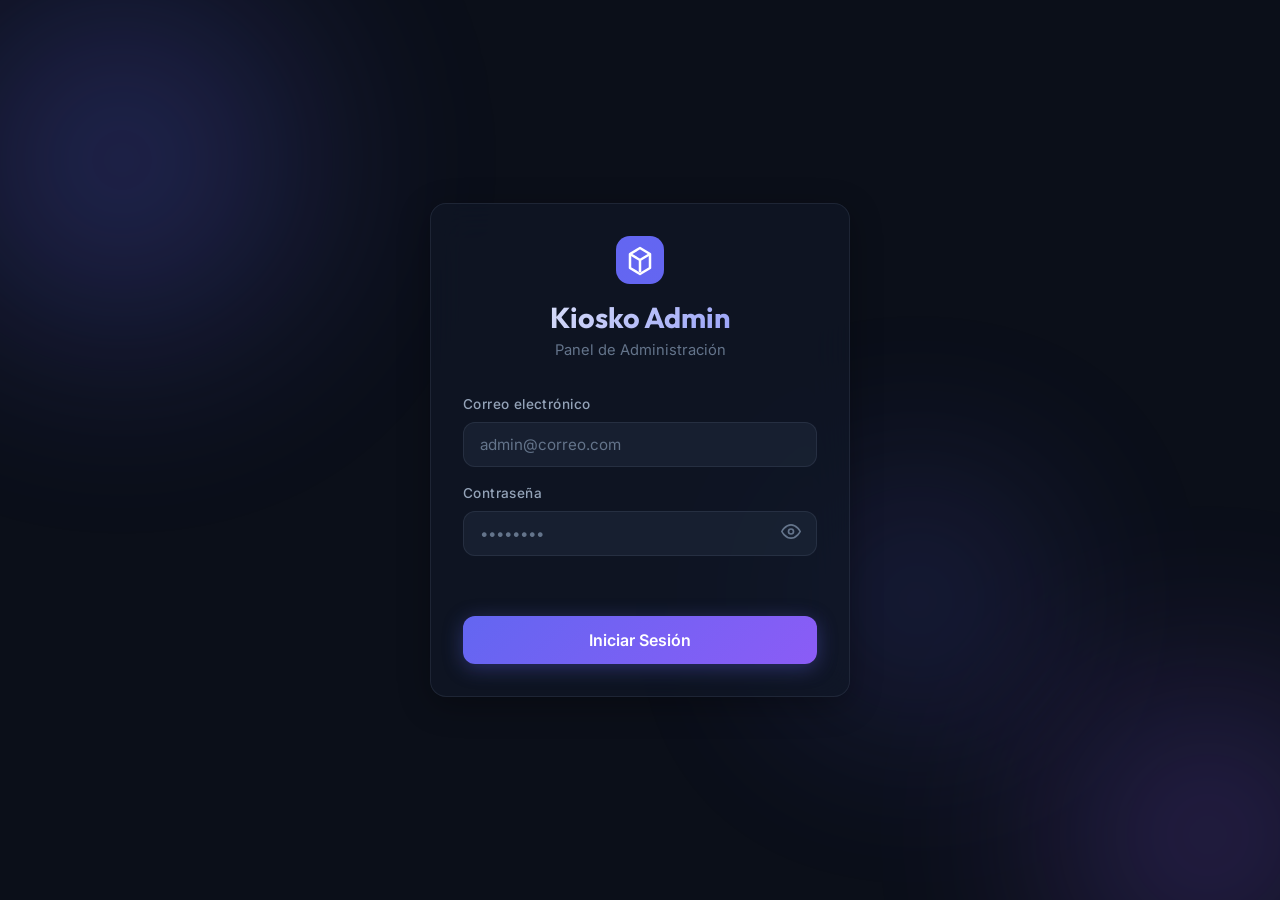
<file: index.html>
<!DOCTYPE html>
<html lang="es">
<head>
    <meta charset="UTF-8">
    <meta name="viewport" content="width=device-width, initial-scale=1.0">
    <title>Kiosko Admin — Redirigiendo…</title>
    <script>
        window.location.href = 'html/login.html';
    </script>
</head>
<body></body>
</html>
</file>
<file: css/global.css>
/* ============================================================
   global.css — Design System
   ============================================================ */

/* ─── Google Font ─── */
@import url('https://fonts.googleapis.com/css2?family=Inter:wght@300;400;500;600;700;800&family=Outfit:wght@400;500;600;700;800&display=swap');

/* ─── CSS Variables ─── */
:root {
    /* Palette */
    --bg-primary:    #0b0f19;
    --bg-secondary:  #111827;
    --bg-card:       rgba(17, 24, 39, 0.7);
    --bg-input:      rgba(30, 41, 59, 0.6);
    --bg-hover:      rgba(30, 41, 59, 0.9);

    --accent:        #6366f1;
    --accent-light:  #818cf8;
    --accent-glow:   rgba(99, 102, 241, 0.35);

    --success:       #10b981;
    --danger:        #ef4444;
    --warning:       #f59e0b;

    --text-primary:  #f1f5f9;
    --text-secondary:#94a3b8;
    --text-muted:    #64748b;

    --border:        rgba(148, 163, 184, 0.12);
    --border-focus:  rgba(99, 102, 241, 0.5);

    /* Typography */
    --font-body:     'Inter', system-ui, -apple-system, sans-serif;
    --font-heading:  'Outfit', var(--font-body);

    /* Spacing */
    --radius-sm:  8px;
    --radius-md:  12px;
    --radius-lg:  16px;
    --radius-xl:  24px;

    /* Transitions */
    --transition-fast: 0.15s ease;
    --transition:      0.25s cubic-bezier(.4,0,.2,1);
    --transition-slow: 0.4s cubic-bezier(.4,0,.2,1);
}

/* ─── Reset ─── */
*, *::before, *::after {
    margin: 0;
    padding: 0;
    box-sizing: border-box;
}

html {
    font-size: 16px;
    scroll-behavior: smooth;
}

body {
    font-family: var(--font-body);
    background: var(--bg-primary);
    color: var(--text-primary);
    line-height: 1.6;
    min-height: 100vh;
    -webkit-font-smoothing: antialiased;
    -moz-osx-font-smoothing: grayscale;
}

a {
    color: var(--accent-light);
    text-decoration: none;
    transition: color var(--transition-fast);
}
a:hover { color: var(--accent); }

h1, h2, h3, h4, h5, h6 {
    font-family: var(--font-heading);
    font-weight: 700;
    line-height: 1.2;
}

/* ─── Utility Classes ─── */
.container {
    width: 100%;
    max-width: 960px;
    margin: 0 auto;
    padding: 0 24px;
}

/* ─── Buttons ─── */
.btn {
    display: inline-flex;
    align-items: center;
    justify-content: center;
    gap: 8px;
    padding: 12px 28px;
    font-family: var(--font-body);
    font-size: 0.95rem;
    font-weight: 600;
    border: none;
    border-radius: var(--radius-md);
    cursor: pointer;
    transition: all var(--transition);
    outline: none;
    position: relative;
    overflow: hidden;
}

.btn-primary {
    background: linear-gradient(135deg, var(--accent), #8b5cf6);
    color: #fff;
    box-shadow: 0 4px 20px var(--accent-glow);
}
.btn-primary:hover {
    transform: translateY(-2px);
    box-shadow: 0 8px 30px var(--accent-glow);
}
.btn-primary:active {
    transform: translateY(0);
}
.btn-primary:disabled {
    opacity: 0.55;
    pointer-events: none;
}

.btn-danger {
    background: var(--danger);
    color: #fff;
}
.btn-danger:hover { opacity: 0.85; }

.btn-ghost {
    background: transparent;
    color: var(--text-secondary);
    border: 1px solid var(--border);
}
.btn-ghost:hover {
    background: var(--bg-hover);
    color: var(--text-primary);
}

.btn-sm {
    padding: 8px 16px;
    font-size: 0.82rem;
    border-radius: var(--radius-sm);
}

/* ─── Inputs ─── */
.form-group {
    display: flex;
    flex-direction: column;
    gap: 6px;
}

.form-label {
    font-size: 0.85rem;
    font-weight: 500;
    color: var(--text-secondary);
    letter-spacing: 0.03em;
}

.form-input,
.form-textarea {
    width: 100%;
    padding: 12px 16px;
    font-family: var(--font-body);
    font-size: 0.95rem;
    color: var(--text-primary);
    background: var(--bg-input);
    border: 1px solid var(--border);
    border-radius: var(--radius-md);
    outline: none;
    transition: border-color var(--transition-fast), box-shadow var(--transition-fast);
}
.form-input::placeholder,
.form-textarea::placeholder {
    color: var(--text-muted);
}
.form-input:focus,
.form-textarea:focus {
    border-color: var(--border-focus);
    box-shadow: 0 0 0 3px var(--accent-glow);
}

.form-textarea {
    resize: vertical;
    min-height: 100px;
}

/* ─── Cards ─── */
.card {
    background: var(--bg-card);
    backdrop-filter: blur(20px);
    -webkit-backdrop-filter: blur(20px);
    border: 1px solid var(--border);
    border-radius: var(--radius-lg);
    padding: 32px;
    box-shadow: 0 8px 32px rgba(0, 0, 0, 0.3);
}

/* ─── Toast Notifications ─── */
.toast-container {
    position: fixed;
    top: 24px;
    right: 24px;
    z-index: 9999;
    display: flex;
    flex-direction: column;
    gap: 12px;
}

.toast {
    display: flex;
    align-items: center;
    gap: 12px;
    padding: 14px 20px;
    border-radius: var(--radius-md);
    font-size: 0.9rem;
    font-weight: 500;
    color: #fff;
    box-shadow: 0 8px 24px rgba(0,0,0,0.4);
    animation: slideInToast 0.35s ease forwards;
    min-width: 280px;
    max-width: 420px;
}
.toast.success { background: var(--success); }
.toast.error   { background: var(--danger); }
.toast.warning { background: var(--warning); }

.toast.hide {
    animation: slideOutToast 0.3s ease forwards;
}

@keyframes slideInToast {
    from { transform: translateX(120%); opacity: 0; }
    to   { transform: translateX(0); opacity: 1; }
}
@keyframes slideOutToast {
    from { transform: translateX(0); opacity: 1; }
    to   { transform: translateX(120%); opacity: 0; }
}

/* ─── Spinner ─── */
.spinner {
    width: 20px;
    height: 20px;
    border: 3px solid rgba(255,255,255,0.3);
    border-top-color: #fff;
    border-radius: 50%;
    animation: spin 0.65s linear infinite;
}

@keyframes spin {
    to { transform: rotate(360deg); }
}

/* ─── Progress Bar ─── */
.progress-bar-track {
    width: 100%;
    height: 6px;
    background: var(--bg-input);
    border-radius: 100px;
    overflow: hidden;
}

.progress-bar-fill {
    height: 100%;
    background: linear-gradient(90deg, var(--accent), #8b5cf6);
    border-radius: 100px;
    transition: width 0.3s ease;
    width: 0%;
}

/* ─── File Upload Zones ─── */
.upload-zone {
    display: flex;
    flex-direction: column;
    align-items: center;
    justify-content: center;
    gap: 8px;
    padding: 24px;
    border: 2px dashed var(--border);
    border-radius: var(--radius-md);
    cursor: pointer;
    transition: all var(--transition);
    color: var(--text-muted);
    font-size: 0.88rem;
    text-align: center;
    position: relative;
}
.upload-zone input[type="file"] {
    position: absolute;
    inset: 0;
    opacity: 0;
    cursor: pointer;
}
.upload-zone:hover,
.upload-zone.dragover {
    border-color: var(--accent);
    background: rgba(99, 102, 241, 0.05);
    color: var(--accent-light);
}

.upload-zone .upload-icon {
    font-size: 2rem;
}

/* ─── Tag / Chip (for emails) ─── */
.chip-list {
    display: flex;
    flex-wrap: wrap;
    gap: 8px;
}

.chip {
    display: inline-flex;
    align-items: center;
    gap: 6px;
    padding: 6px 12px;
    background: var(--bg-input);
    border: 1px solid var(--border);
    border-radius: 100px;
    font-size: 0.82rem;
    color: var(--text-secondary);
}

.chip-remove {
    cursor: pointer;
    color: var(--danger);
    font-weight: 700;
    font-size: 1rem;
    line-height: 1;
    transition: opacity var(--transition-fast);
}
.chip-remove:hover { opacity: 0.7; }

/* ─── File list preview ─── */
.file-list {
    display: flex;
    flex-direction: column;
    gap: 8px;
    margin-top: 8px;
}

.file-item {
    display: flex;
    align-items: center;
    justify-content: space-between;
    padding: 10px 14px;
    background: var(--bg-input);
    border-radius: var(--radius-sm);
    font-size: 0.85rem;
    color: var(--text-secondary);
}

.file-item-name {
    white-space: nowrap;
    overflow: hidden;
    text-overflow: ellipsis;
    max-width: 70%;
}

.file-item-remove {
    cursor: pointer;
    color: var(--danger);
    font-weight: 600;
    font-size: 0.85rem;
    transition: opacity var(--transition-fast);
    flex-shrink: 0;
}
.file-item-remove:hover { opacity: 0.7; }

/* ─── Responsive ─── */
@media (max-width: 600px) {
    .card { padding: 20px; }
    .btn  { padding: 10px 20px; font-size: 0.9rem; }
}
</file>
<file: css/dashboard.css>
/* ============================================================
   dashboard.css — Estilos exclusivos del Dashboard Admin
   ============================================================ */

/* ─── Top Bar ─── */
.topbar {
    position: sticky;
    top: 0;
    z-index: 100;
    background: rgba(11, 15, 25, 0.85);
    backdrop-filter: blur(16px);
    -webkit-backdrop-filter: blur(16px);
    border-bottom: 1px solid var(--border);
}

.topbar-inner {
    display: flex;
    align-items: center;
    justify-content: space-between;
    max-width: 960px;
    margin: 0 auto;
    padding: 14px 24px;
}

.topbar-brand {
    display: flex;
    align-items: center;
    gap: 12px;
}

.topbar-title {
    font-family: var(--font-heading);
    font-weight: 700;
    font-size: 1.1rem;
    background: linear-gradient(135deg, var(--text-primary), var(--accent-light));
    -webkit-background-clip: text;
    -webkit-text-fill-color: transparent;
    background-clip: text;
}

.topbar-right {
    display: flex;
    align-items: center;
    gap: 16px;
}

.topbar-user {
    font-size: 0.88rem;
    color: var(--text-secondary);
    font-weight: 500;
}

/* ─── Page Header ─── */
.dashboard-main {
    padding: 40px 0 80px;
}

.page-header {
    margin-bottom: 36px;
    animation: fadeInUp 0.5s ease forwards;
}

.page-title {
    font-size: 2rem;
    margin-bottom: 8px;
    background: linear-gradient(135deg, var(--text-primary), var(--accent-light));
    -webkit-background-clip: text;
    -webkit-text-fill-color: transparent;
    background-clip: text;
}

.page-subtitle {
    font-size: 0.95rem;
    color: var(--text-secondary);
    line-height: 1.5;
}

.page-subtitle strong {
    color: var(--success);
}

/* ─── Form sections ─── */
.project-form {
    display: flex;
    flex-direction: column;
    gap: 24px;
}

.form-section {
    animation: fadeInUp 0.5s ease forwards;
    animation-fill-mode: both;
}
.form-section:nth-child(1) { animation-delay: 0.05s; }
.form-section:nth-child(2) { animation-delay: 0.10s; }
.form-section:nth-child(3) { animation-delay: 0.15s; }
.form-section:nth-child(4) { animation-delay: 0.20s; }
.form-section:nth-child(5) { animation-delay: 0.25s; }

@keyframes fadeInUp {
    from { opacity: 0; transform: translateY(20px); }
    to   { opacity: 1; transform: translateY(0); }
}

.section-title {
    display: flex;
    align-items: center;
    gap: 10px;
    font-size: 1.15rem;
    margin-bottom: 20px;
    color: var(--text-primary);
}

.section-icon {
    font-size: 1.3rem;
}

/* ─── Form Grid ─── */
.form-grid {
    display: grid;
    gap: 16px;
}

.form-grid.two-cols {
    grid-template-columns: 1fr 1fr;
}

.form-group.full-width {
    grid-column: 1 / -1;
}

/* ─── Author Row ─── */
.author-add-row {
    display: flex;
    gap: 10px;
    margin-bottom: 12px;
}

.author-add-row .form-input {
    flex: 1;
}

/* ─── Upload Progress ─── */
.upload-progress-wrapper {
    padding: 20px;
    background: var(--bg-card);
    border: 1px solid var(--border);
    border-radius: var(--radius-md);
}

.progress-label {
    display: flex;
    justify-content: space-between;
    font-size: 0.85rem;
    color: var(--text-secondary);
    margin-bottom: 10px;
}

/* ─── Submit Button ─── */
.btn-submit {
    width: 100%;
    padding: 16px;
    font-size: 1.05rem;
    margin-top: 8px;
}

/* ─── Drag & Drop active state ─── */
.upload-zone.dragover {
    border-color: var(--accent);
    background: rgba(99, 102, 241, 0.08);
    transform: scale(1.01);
}

/* ─── Responsive ─── */
@media (max-width: 640px) {
    .form-grid.two-cols {
        grid-template-columns: 1fr;
    }

    .topbar-user {
        display: none;
    }

    .page-title {
        font-size: 1.5rem;
    }

    .author-add-row {
        flex-direction: column;
    }
}
</file>
<file: css/login.css>
/* ============================================================
   login.css — Estilos exclusivos de la pantalla de Login
   ============================================================ */

/* ─── Animated Background Orbs ─── */
.bg-orbs {
    position: fixed;
    inset: 0;
    z-index: 0;
    overflow: hidden;
    pointer-events: none;
}

.orb {
    position: absolute;
    border-radius: 50%;
    filter: blur(100px);
    opacity: 0.4;
    animation: float 18s ease-in-out infinite alternate;
}

.orb-1 {
    width: 500px;
    height: 500px;
    background: radial-gradient(circle, #6366f1, transparent 70%);
    top: -10%;
    left: -10%;
    animation-delay: 0s;
}

.orb-2 {
    width: 400px;
    height: 400px;
    background: radial-gradient(circle, #8b5cf6, transparent 70%);
    bottom: -15%;
    right: -10%;
    animation-delay: -6s;
}

.orb-3 {
    width: 300px;
    height: 300px;
    background: radial-gradient(circle, #6366f1, transparent 70%);
    top: 50%;
    left: 60%;
    animation-delay: -12s;
}

@keyframes float {
    0%   { transform: translate(0, 0) scale(1); }
    33%  { transform: translate(40px, -30px) scale(1.08); }
    66%  { transform: translate(-20px, 20px) scale(0.95); }
    100% { transform: translate(10px, -10px) scale(1.03); }
}

/* ─── Login Wrapper ─── */
.login-wrapper {
    display: flex;
    align-items: center;
    justify-content: center;
    min-height: 100vh;
    padding: 24px;
    position: relative;
    z-index: 1;
}

/* ─── Login Card ─── */
.login-card {
    width: 100%;
    max-width: 420px;
    animation: fadeInUp 0.6s ease forwards;
}

@keyframes fadeInUp {
    from {
        opacity: 0;
        transform: translateY(30px);
    }
    to {
        opacity: 1;
        transform: translateY(0);
    }
}

/* ─── Header ─── */
.login-header {
    text-align: center;
    margin-bottom: 32px;
}

.login-logo {
    display: inline-flex;
    align-items: center;
    justify-content: center;
    margin-bottom: 16px;
    animation: pulse 3s ease-in-out infinite;
}

@keyframes pulse {
    0%, 100% { filter: drop-shadow(0 0 0 transparent); }
    50%      { filter: drop-shadow(0 0 20px var(--accent-glow)); }
}

.login-title {
    font-size: 1.8rem;
    background: linear-gradient(135deg, var(--text-primary) 0%, var(--accent-light) 100%);
    -webkit-background-clip: text;
    -webkit-text-fill-color: transparent;
    background-clip: text;
}

.login-subtitle {
    font-size: 0.92rem;
    color: var(--text-muted);
    margin-top: 4px;
}

/* ─── Password Toggle ─── */
.password-wrapper {
    position: relative;
}

.password-wrapper .form-input {
    padding-right: 48px;
}

.toggle-password {
    position: absolute;
    right: 12px;
    top: 50%;
    transform: translateY(-50%);
    background: none;
    border: none;
    color: var(--text-muted);
    cursor: pointer;
    padding: 4px;
    transition: color var(--transition-fast);
}
.toggle-password:hover {
    color: var(--text-primary);
}

/* ─── Error Box ─── */
.login-error {
    margin-top: 16px;
    padding: 0;
    font-size: 0.85rem;
    color: var(--danger);
    font-weight: 500;
    text-align: center;
    min-height: 20px;
    transition: all var(--transition-fast);
}

/* ─── Submit Button ─── */
.btn-login {
    width: 100%;
    margin-top: 24px;
    padding: 14px;
    font-size: 1rem;
}

/* ─── Responsive ─── */
@media (max-width: 480px) {
    .login-card {
        max-width: 100%;
    }
    .login-title {
        font-size: 1.5rem;
    }
}
</file>
<file: css/projects.css>
/* ============================================================
   projects.css — Estilos específicos para la página de proyectos
   ============================================================ */

/* ─── Top Bar (also needed on projects page) ─── */
.topbar {
    position: sticky;
    top: 0;
    z-index: 100;
    background: rgba(11, 15, 25, 0.85);
    backdrop-filter: blur(16px);
    -webkit-backdrop-filter: blur(16px);
    border-bottom: 1px solid var(--border);
}

.topbar-inner {
    display: flex;
    align-items: center;
    justify-content: space-between;
    max-width: 1400px;
    margin: 0 auto;
    padding: 14px 24px;
    gap: 16px;
}

.topbar-brand {
    display: flex;
    align-items: center;
    gap: 12px;
    flex-shrink: 0;
}

.topbar-title {
    font-family: var(--font-heading);
    font-weight: 700;
    font-size: 1.1rem;
    background: linear-gradient(135deg, var(--text-primary), var(--accent-light));
    -webkit-background-clip: text;
    -webkit-text-fill-color: transparent;
    background-clip: text;
}

.topbar-nav {
    display: flex;
    align-items: center;
    gap: 4px;
}

.nav-link {
    display: inline-flex;
    align-items: center;
    gap: 6px;
    padding: 8px 16px;
    border-radius: var(--radius-sm);
    font-size: 0.85rem;
    font-weight: 500;
    color: var(--text-secondary);
    transition: all var(--transition-fast);
    text-decoration: none;
    white-space: nowrap;
}

.nav-link:hover {
    background: var(--bg-hover);
    color: var(--text-primary);
}

.nav-link.active {
    background: rgba(99, 102, 241, 0.12);
    color: var(--accent-light);
}

.topbar-right {
    display: flex;
    align-items: center;
    gap: 16px;
    flex-shrink: 0;
}

.topbar-user {
    font-size: 0.88rem;
    color: var(--text-secondary);
    font-weight: 500;
}

/* ─── Page Header ─── */
.dashboard-main {
    padding: 40px 0 80px;
}

.page-header {
    margin-bottom: 36px;
}

.page-title {
    font-size: 2rem;
    margin-bottom: 8px;
    background: linear-gradient(135deg, var(--text-primary), var(--accent-light));
    -webkit-background-clip: text;
    -webkit-text-fill-color: transparent;
    background-clip: text;
}

.page-subtitle {
    font-size: 0.95rem;
    color: var(--text-secondary);
    line-height: 1.5;
}

.page-subtitle strong {
    color: var(--accent-light);
}

/* ─── Layout ─── */
.container-wide {
    width: 100%;
    max-width: 1400px;
    margin: 0 auto;
    padding: 0 24px;
}

/* ─── Table ─── */
.table-wrapper {
    overflow-x: auto;
    background: var(--bg-card);
    border-radius: var(--radius-lg);
    border: 1px solid var(--border);
    margin-top: 1.5rem;
    padding: 0;
}

.projects-table {
    width: 100%;
    border-collapse: collapse;
    text-align: left;
}

.projects-table th,
.projects-table td {
    padding: 16px 20px;
    border-bottom: 1px solid var(--border);
}

.projects-table th {
    font-size: 0.85rem;
    font-weight: 600;
    color: var(--text-secondary);
    text-transform: uppercase;
    letter-spacing: 0.05em;
    background: rgba(30, 41, 59, 0.4);
}

.projects-table tbody tr {
    transition: background var(--transition-fast);
}

.projects-table tbody tr:hover {
    background: rgba(255, 255, 255, 0.03);
}

.projects-table tbody tr:last-child td {
    border-bottom: none;
}

/* Project name cell with thumbnail */
.project-name-cell {
    display: flex;
    align-items: center;
    gap: 14px;
    min-width: 280px;
}

.project-thumb-wrap {
    width: 48px;
    height: 48px;
    border-radius: var(--radius-sm);
    overflow: hidden;
    flex-shrink: 0;
    background: var(--bg-input);
    border: 1px solid var(--border);
    display: flex;
    align-items: center;
    justify-content: center;
}

.project-thumb {
    width: 100%;
    height: 100%;
    object-fit: cover;
}

.project-thumb-placeholder {
    display: flex;
    align-items: center;
    justify-content: center;
    width: 100%;
    height: 100%;
    font-size: 1.3rem;
    color: var(--text-muted);
    background: var(--bg-input);
}

.project-name-text {
    display: flex;
    flex-direction: column;
    gap: 2px;
    min-width: 0;
}

.project-name {
    font-weight: 600;
    font-size: 0.92rem;
    color: var(--text-primary);
    white-space: nowrap;
    overflow: hidden;
    text-overflow: ellipsis;
    max-width: 250px;
}

.project-desc {
    font-size: 0.78rem;
    color: var(--text-muted);
    white-space: nowrap;
    overflow: hidden;
    text-overflow: ellipsis;
    max-width: 250px;
}

/* Compact chip */
.chip-sm {
    font-size: 0.72rem !important;
    padding: 3px 8px !important;
}

/* Responsive topbar */
@media (max-width: 768px) {
    .topbar-inner {
        flex-wrap: wrap;
        gap: 8px;
    }
    .topbar-nav {
        order: 3;
        width: 100%;
        justify-content: center;
    }
    .topbar-user {
        display: none;
    }
    .project-name-cell {
        min-width: 200px;
    }
    .project-name, .project-desc {
        max-width: 160px;
    }
}
.badge {
    display: inline-flex;
    align-items: center;
    padding: 4px 10px;
    border-radius: 100px;
    font-size: 0.75rem;
    font-weight: 600;
    text-transform: uppercase;
    letter-spacing: 0.05em;
}

.badge.pendiente { background: rgba(245, 158, 11, 0.15); color: #fbbf24; border: 1px solid rgba(245, 158, 11, 0.3); }
.badge.aprobado  { background: rgba(16, 185, 129, 0.15); color: #34d399; border: 1px solid rgba(16, 185, 129, 0.3); }
.badge.rechazado { background: rgba(239, 68, 68, 0.15);  color: #f87171; border: 1px solid rgba(239, 68, 68, 0.3); }
.badge.evaluado  { background: rgba(99, 102, 241, 0.15); color: #818cf8; border: 1px solid rgba(99, 102, 241, 0.3); }

/* Estados de carga/vacío */
.loading-state, .empty-state {
    display: flex;
    flex-direction: column;
    align-items: center;
    justify-content: center;
    gap: 16px;
    padding: 64px 0;
    color: var(--text-secondary);
}
.empty-icon { font-size: 3rem; }

/* ─── Modal ─── */
.modal-overlay {
    position: fixed;
    inset: 0;
    background: rgba(11, 15, 25, 0.85);
    backdrop-filter: blur(8px);
    -webkit-backdrop-filter: blur(8px);
    z-index: 999;
    display: flex;
    align-items: center;
    justify-content: center;
    padding: 24px;
    animation: fadeIn 0.3s ease;
}

.modal {
    width: 100%;
    max-width: 650px;
    max-height: 90vh;
    display: flex;
    flex-direction: column;
    padding: 0;
    overflow: hidden;
    animation: slideUp 0.3s cubic-bezier(0.16, 1, 0.3, 1);
}

.modal-header {
    display: flex;
    align-items: center;
    justify-content: space-between;
    padding: 24px 32px;
    border-bottom: 1px solid var(--border);
    background: rgba(17, 24, 39, 0.4);
}

.modal-title { font-size: 1.25rem; }

.modal-close {
    background: transparent;
    border: none;
    color: var(--text-secondary);
    font-size: 1.5rem;
    cursor: pointer;
    transition: color 0.2s;
}
.modal-close:hover { color: #fff; }

.modal-body {
    padding: 32px;
    overflow-y: auto;
    display: flex;
    flex-direction: column;
    gap: 24px;
}

.modal-footer {
    padding: 24px 32px;
    border-top: 1px solid var(--border);
    background: rgba(17, 24, 39, 0.4);
    display: flex;
    justify-content: flex-end;
    gap: 12px;
}

.author-add-row {
    display: flex;
    gap: 8px;
    margin-bottom: 12px;
}

/* Animaciones Modal */
@keyframes fadeIn { from { opacity: 0; } to { opacity: 1; } }
@keyframes slideUp { from { opacity: 0; transform: translateY(40px) scale(0.98); } to { opacity: 1; transform: translateY(0) scale(1); } }

/* ─── Video Management ─── */
.video-list {
    display: flex;
    flex-direction: column;
    gap: 10px;
    margin-bottom: 16px;
}

.video-empty {
    color: var(--text-muted);
    font-size: 0.85rem;
    font-style: italic;
    padding: 16px;
    text-align: center;
    background: var(--bg-input);
    border-radius: var(--radius-sm);
    border: 1px dashed var(--border);
}

/* ─── Modal Evidencias Styles ─── */
.edit-section {
    background: rgba(255,255,255,0.02);
    border: 1px solid var(--border);
    border-radius: var(--radius-md);
    padding: 20px;
    margin-bottom: 24px;
}

.edit-section-title {
    font-size: 1.05rem;
    color: var(--text-primary);
    margin-bottom: 16px;
    border-bottom: 1px solid var(--border);
    padding-bottom: 12px;
}

/* Videos */
.evidencia-card {
    background: var(--bg-card);
    border: 1px solid var(--border);
    border-radius: var(--radius-md);
    overflow: hidden;
    margin-bottom: 16px;
}

.video-card-header {
    display: flex;
    justify-content: space-between;
    align-items: center;
    padding: 12px 16px;
    background: rgba(0,0,0,0.1);
    border-bottom: 1px solid var(--border);
}

.video-player-wrap {
    width: 100%;
    background: #000;
}

.embedded-video {
    width: 100%;
    max-height: 400px;
    display: block;
}

.video-badge {
    display: inline-flex;
    align-items: center;
    padding: 4px 10px;
    border-radius: 100px;
    font-size: 0.72rem;
    font-weight: 700;
    text-transform: uppercase;
    letter-spacing: 0.04em;
    white-space: nowrap;
    flex-shrink: 0;
}

.video-badge-intro { background: rgba(99, 102, 241, 0.15); color: #818cf8; border: 1px solid rgba(99, 102, 241, 0.3); }
.video-badge-pitch { background: rgba(16, 185, 129, 0.15); color: #34d399; border: 1px solid rgba(16, 185, 129, 0.3); }
.video-badge-otro { background: rgba(245, 158, 11, 0.15); color: #fbbf24; border: 1px solid rgba(245, 158, 11, 0.3); }

.video-card-actions {
    display: flex;
    align-items: center;
    gap: 8px;
    flex-shrink: 0;
}

.video-type-select-sm {
    padding: 6px 10px !important;
    font-size: 0.78rem !important;
    min-width: 110px;
    border-radius: var(--radius-sm) !important;
}

/* Imágenes */
.image-grid {
    display: grid;
    grid-template-columns: repeat(auto-fill, minmax(140px, 1fr));
    gap: 16px;
    margin-bottom: 16px;
}

.image-thumb-card {
    position: relative;
    border-radius: var(--radius-sm);
    overflow: hidden;
    aspect-ratio: 16/9;
    background: var(--bg-input);
    border: 1px solid var(--border);
}

.edit-img-preview {
    width: 100%;
    height: 100%;
    object-fit: cover;
    cursor: zoom-in;
    transition: transform var(--transition-fast);
}

.edit-img-preview:hover { transform: scale(1.05); }

.img-delete-btn {
    position: absolute;
    top: 6px;
    right: 6px;
    width: 28px;
    height: 28px;
    padding: 0;
    display: flex;
    align-items: center;
    justify-content: center;
    border-radius: 50%;
    opacity: 0;
    transition: opacity var(--transition-fast);
}

.image-thumb-card:hover .img-delete-btn { opacity: 1; }

/* Documentos */
.doc-list {
    display: flex;
    flex-direction: column;
    gap: 10px;
    margin-bottom: 16px;
}

.doc-card {
    display: flex;
    align-items: center;
    justify-content: space-between;
    padding: 12px 16px;
    background: var(--bg-card);
    border: 1px solid var(--border);
    border-radius: var(--radius-sm);
}

.doc-info { display: flex; align-items: center; gap: 12px; }
.doc-icon { font-size: 1.5rem; }
.doc-link { color: var(--accent-light); text-decoration: none; font-weight: 500; }
.doc-link:hover { text-decoration: underline; }

/* Video Add Section & Upload Zones */
.video-add-section {
    background: rgba(30, 41, 59, 0.3);
    border: 1px solid var(--border);
    border-radius: var(--radius-md);
    padding: 16px;
    margin-top: 8px;
}

.video-add-title {
    font-size: 0.82rem;
    font-weight: 600;
    color: var(--text-secondary);
    margin-bottom: 12px;
}

.video-add-row {
    display: flex;
    gap: 10px;
    align-items: stretch;
}

.video-type-select {
    max-width: 140px;
    padding: 10px 12px !important;
    font-size: 0.85rem !important;
}

.upload-zone-sm {
    padding: 14px 16px !important;
    flex: 1;
    flex-direction: row !important;
    gap: 8px !important;
    font-size: 0.82rem !important;
    min-height: auto;
}

.upload-icon-sm { font-size: 1.2rem !important; }

.inline-spinner {
    width: 16px;
    height: 16px;
    border-width: 2px;
    display: inline-block;
    vertical-align: middle;
    margin-right: 8px;
}

.video-upload-progress {
    display: flex;
    align-items: center;
    gap: 12px;
    margin-top: 10px;
}

.video-progress-text {
    font-size: 0.8rem;
    color: var(--text-secondary);
    white-space: nowrap;
}

/* Responsive adjustments */
@media (max-width: 600px) {
    .video-card-header {
        flex-direction: column;
        align-items: flex-start;
        gap: 10px;
    }

    .video-card-actions { width: 100%; justify-content: space-between; }
    .video-add-row { flex-direction: column; }
    .video-type-select { max-width: 100%; }
}
</file>
